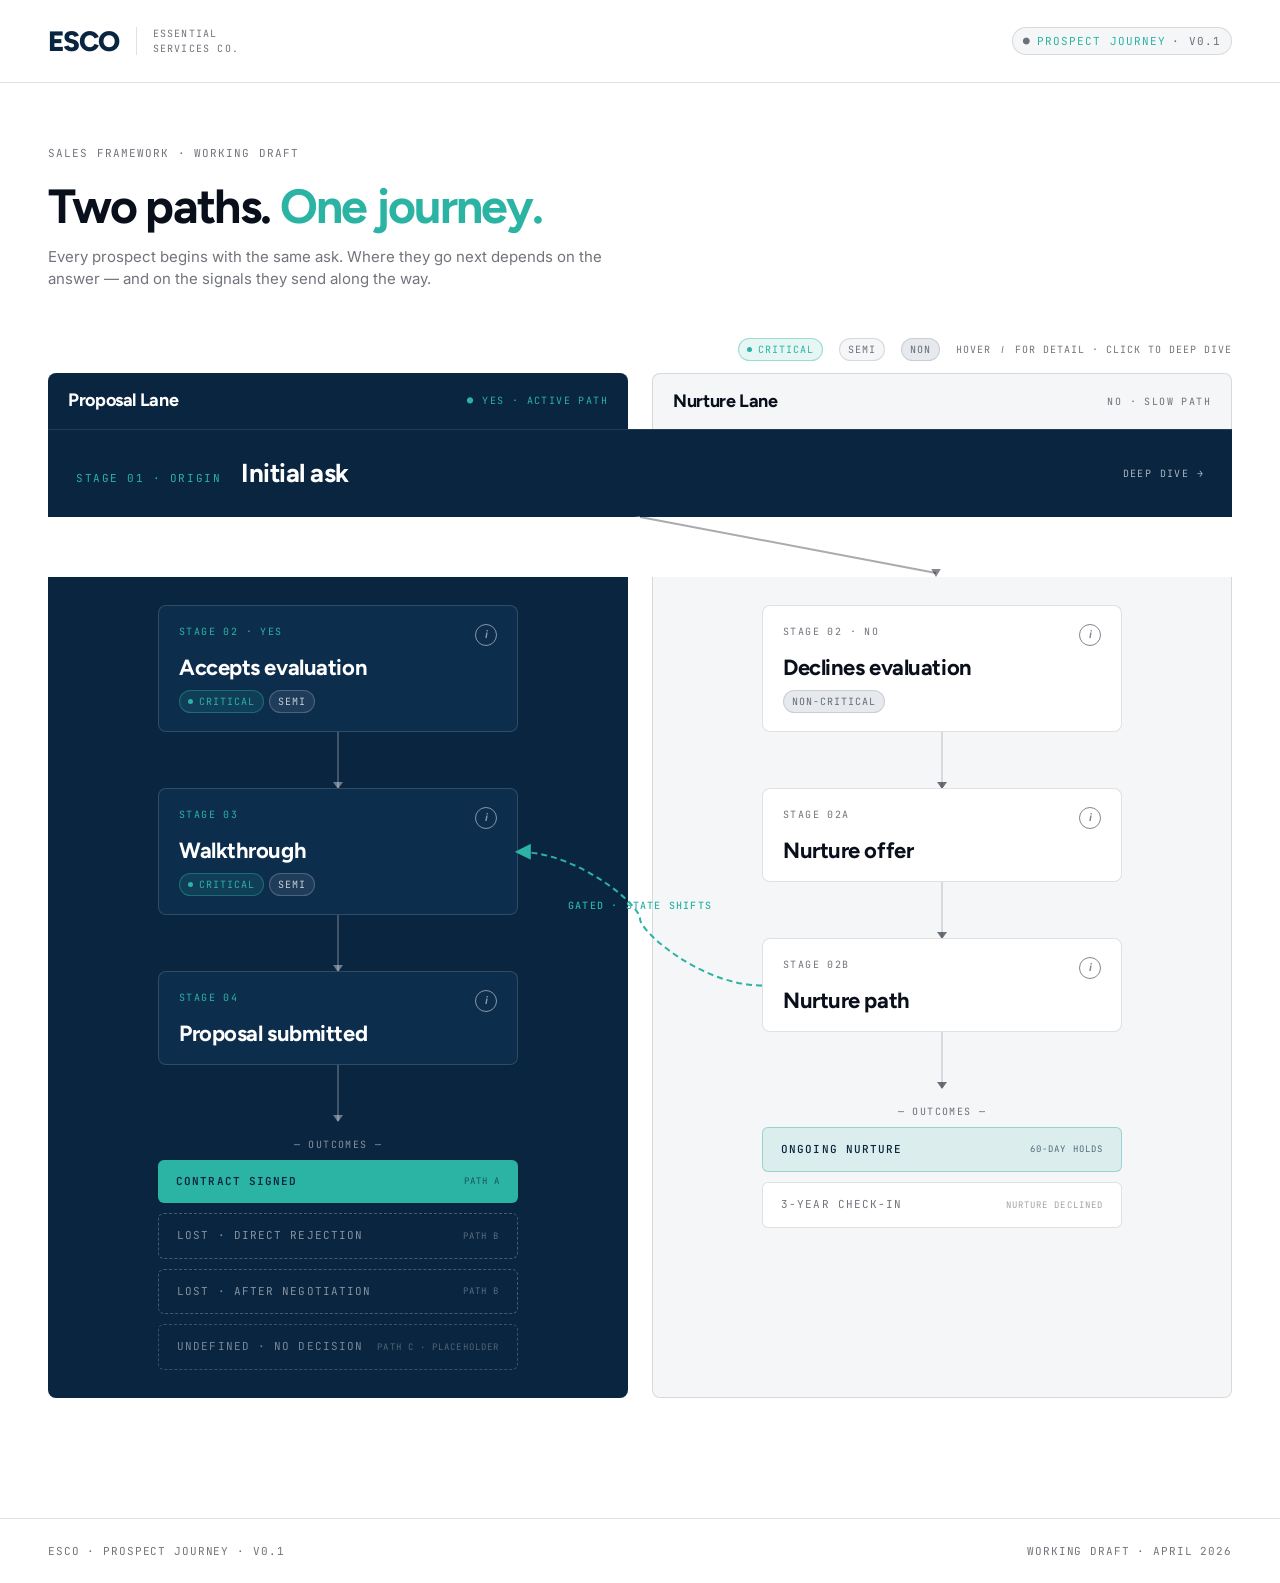
<file: index.html>
<!doctype html>
<html lang="en">
<head>
<meta charset="utf-8" />
<meta name="viewport" content="width=device-width, initial-scale=1" />
<title>ESCO — Prospect Journey</title>
<link rel="preconnect" href="https://fonts.googleapis.com">
<link rel="preconnect" href="https://fonts.gstatic.com" crossorigin>
<link rel="stylesheet" href="https://fonts.googleapis.com/css2?family=Figtree:wght@400;500;600;700;800&family=Inter:wght@400;500;600;700&family=JetBrains+Mono:wght@400;500&display=swap" />
<link rel="stylesheet" href="esco.css" />
</head>
<body>

<header class="site-header">
  <div class="container">
    <div class="logo-lockup">
      <span class="wordmark">ESCO</span>
      <span class="divider"></span>
      <span class="subtext">Essential<br>Services Co.</span>
    </div>
    <span class="kicker">● <span style="color:var(--accent)">Prospect Journey</span> · v0.1</span>
  </div>
</header>

<main class="container">

  <section class="page-intro">
    <span class="kicker plain">Sales Framework · Working Draft</span>
    <h1>Two paths. <em>One journey.</em></h1>
    <p class="lede">Every prospect begins with the same ask. Where they go next depends on the answer — and on the signals they send along the way.</p>
  </section>

  <div class="map">

    <!-- Legend, small -->
    <div class="map-legend" aria-label="Legend">
      <span class="legend-item"><span class="chip chip-critical">Critical</span></span>
      <span class="legend-item"><span class="chip chip-semi">Semi</span></span>
      <span class="legend-item"><span class="chip chip-non">Non</span></span>
      <span class="legend-item">Hover <em style="font-style:italic;font-family:var(--display);color:var(--muted);margin: 0 4px;">i</em> for detail · click to deep dive</span>
    </div>

    <!-- Lane headers -->
    <div class="lane-headers">
      <div class="lane-header lane-header-proposal">
        <span class="lane-name">Proposal Lane</span>
        <span class="lane-kicker">● Yes · active path</span>
      </div>
      <div class="lane-header lane-header-nurture">
        <span class="lane-name">Nurture Lane</span>
        <span class="lane-kicker">No · slow path</span>
      </div>
    </div>

    <!-- Origin: Stage 1 spans both lanes -->
    <a class="origin-card" href="stage-1.html">
      <div class="origin-text">
        <span class="origin-num">Stage 01 · Origin</span>
        <span class="origin-title">Initial ask</span>
      </div>
      <span class="origin-link">Deep dive →</span>
    </a>

    <!-- Fan-out arrows from origin into each lane -->
    <div class="fan-row">
      <svg class="fan-svg" viewBox="0 0 1000 60" preserveAspectRatio="none">
        <!-- Left fan: origin center to proposal lane center -->
        <path d="M 500 0 L 250 56" stroke="rgba(255,255,255,0.4)" stroke-width="2" fill="none" />
        <polygon points="250,60 246,52 254,52" fill="rgba(255,255,255,0.5)" />
        <!-- Right fan: origin center to nurture lane center -->
        <path d="M 500 0 L 750 56" stroke="rgba(10,15,28,0.35)" stroke-width="2" fill="none" />
        <polygon points="750,60 746,52 754,52" fill="rgba(10,15,28,0.5)" />
      </svg>
    </div>

    <!-- Two lanes side by side -->
    <div class="lanes-row" id="lanesRow">

      <!-- ================= PROPOSAL LANE ================= -->
      <div class="lane lane-proposal">
        <div class="stage-list">

          <!-- Stage 02 · Yes -->
          <a class="stage-card" href="stage-2.html">
            <div class="stage-head">
              <span class="stage-num">Stage 02 · Yes</span>
              <button class="stage-info-btn" type="button" onclick="toggleTooltip(event, this)" aria-label="More info">i</button>
            </div>
            <span class="stage-title">Accepts evaluation</span>
            <div class="stage-chips">
              <span class="chip chip-critical">Critical</span>
              <span class="chip chip-semi">Semi</span>
            </div>
            <div class="tooltip" role="tooltip">
              <div class="tt-body">At least semi-critical, possibly critical. Urgency to schedule is a second-order signal — sooner = more critical.</div>
              <div class="tt-body">
                <span class="tt-label">Timing</span>
                Walkthrough targeted within 1 week. Interval set by prospect.
              </div>
            </div>
          </a>

          <div class="rail-connector" data-timing="Target · 1 week">
            <span class="rail-timing">Target · 1 week</span>
          </div>

          <!-- Stage 03 · Walkthrough (gate lands here) -->
          <a class="stage-card" id="gateTarget" href="stage-3.html">
            <div class="stage-head">
              <span class="stage-num">Stage 03</span>
              <button class="stage-info-btn" type="button" onclick="toggleTooltip(event, this)" aria-label="More info">i</button>
            </div>
            <span class="stage-title">Walkthrough</span>
            <div class="stage-chips">
              <span class="chip chip-critical">Critical</span>
              <span class="chip chip-semi">Semi</span>
            </div>
            <div class="tooltip" role="tooltip">
              <div class="tt-body">ESCO walks the facility. State is refined through conversation and observed conditions.</div>
              <div class="tt-body">
                <span class="tt-label">Timing</span>
                4 business days from walkthrough to proposal.
              </div>
              <div class="tt-body">
                <span class="tt-label">Commitment</span>
                A proposal is always produced.
              </div>
            </div>
          </a>

          <div class="rail-connector">
            <span class="rail-timing">4 Bus. Days</span>
          </div>

          <!-- Stage 04 · Proposal -->
          <a class="stage-card" href="stage-4.html">
            <div class="stage-head">
              <span class="stage-num">Stage 04</span>
              <button class="stage-info-btn" type="button" onclick="toggleTooltip(event, this)" aria-label="More info">i</button>
            </div>
            <span class="stage-title">Proposal submitted</span>
            <div class="tooltip" role="tooltip">
              <div class="tt-body">Follow-up cadence: 5 business days after submission, then another 5.</div>
              <div class="tt-body">
                <span class="tt-label">Three paths</span>
                <ul>
                  <li>A · Accepted → references → negotiation → signed</li>
                  <li>B · Rejected (direct or post-negotiation)</li>
                  <li>C · No clear decision</li>
                </ul>
              </div>
            </div>
          </a>

          <div class="rail-connector">
            <span class="rail-timing">5 / 10 Bus. Days</span>
          </div>

          <!-- Proposal lane termini -->
          <div class="termini-label">— Outcomes —</div>
          <div class="termini">
            <div class="terminus terminus-win">
              <span>Contract signed</span>
              <span class="t-sub">Path A</span>
            </div>
            <div class="terminus terminus-loss">
              <span>Lost · direct rejection</span>
              <span class="t-sub">Path B</span>
            </div>
            <div class="terminus terminus-loss">
              <span>Lost · after negotiation</span>
              <span class="t-sub">Path B</span>
            </div>
            <div class="terminus terminus-placeholder">
              <span>Undefined · no decision</span>
              <span class="t-sub">Path C · placeholder</span>
            </div>
          </div>

        </div>
      </div>

      <!-- ================= NURTURE LANE ================= -->
      <div class="lane lane-nurture">
        <div class="stage-list">

          <!-- Stage 02 · No -->
          <a class="stage-card" href="stage-2.html">
            <div class="stage-head">
              <span class="stage-num">Stage 02 · No</span>
              <button class="stage-info-btn" type="button" onclick="toggleTooltip(event, this)" aria-label="More info">i</button>
            </div>
            <span class="stage-title">Declines evaluation</span>
            <div class="stage-chips">
              <span class="chip chip-non">Non-critical</span>
            </div>
            <div class="tooltip" role="tooltip">
              <div class="tt-body">Most likely non-critical. Not a dead end — opens the nurture relationship.</div>
              <div class="tt-body">State can flip later as conditions, leadership, or vendor satisfaction change.</div>
            </div>
          </a>

          <div class="rail-connector"></div>

          <!-- Stage 02a · Nurture offer -->
          <a class="stage-card" href="stage-2a.html">
            <div class="stage-head">
              <span class="stage-num">Stage 02a</span>
              <button class="stage-info-btn" type="button" onclick="toggleTooltip(event, this)" aria-label="More info">i</button>
            </div>
            <span class="stage-title">Nurture offer</span>
            <div class="tooltip" role="tooltip">
              <div class="tt-body">
                <span class="tt-label">Default cadence</span>
                60 days. Holds constant unless prospect requests a change.
              </div>
              <div class="tt-body">
                <span class="tt-label">Four response types</span>
                <ul>
                  <li>Eager → semi-critical</li>
                  <li>Sets date/cadence → semi-critical</li>
                  <li>Hedging / extend → non-critical</li>
                  <li>Declines nurture → 3-year cadence</li>
                </ul>
              </div>
            </div>
          </a>

          <div class="rail-connector">
            <span class="rail-timing">60-day cadence</span>
          </div>

          <!-- Stage 02b · Nurture path -->
          <a class="stage-card" id="gateSource" href="stage-2b.html">
            <div class="stage-head">
              <span class="stage-num">Stage 02b</span>
              <button class="stage-info-btn" type="button" onclick="toggleTooltip(event, this)" aria-label="More info">i</button>
            </div>
            <span class="stage-title">Nurture path</span>
            <div class="tooltip" role="tooltip">
              <div class="tt-body">Active 60-day cadence. Runs indefinitely unless the prospect exits.</div>
              <div class="tt-body">
                <span class="tt-label">State-change signals</span>
                Shorter interval requested · walkthrough accepted · vendor dissatisfaction.
              </div>
              <div class="tt-body">
                <span class="tt-label">Exits</span>
                Promotes to proposal lane (gated) or declines all outreach → 3-year cadence.
              </div>
            </div>
          </a>

          <div class="rail-connector"></div>

          <!-- Nurture lane termini -->
          <div class="termini-label">— Outcomes —</div>
          <div class="termini">
            <div class="terminus terminus-ongoing">
              <span>Ongoing nurture</span>
              <span class="t-sub">60-day holds</span>
            </div>
            <div class="terminus terminus-checkin">
              <span>3-year check-in</span>
              <span class="t-sub">Nurture declined</span>
            </div>
          </div>

        </div>
      </div>

      <!-- Gated transition arrow (SVG overlay, positioned by JS) -->
      <svg class="gate-svg" id="gateSvg" width="100" height="100" aria-hidden="true">
        <defs>
          <marker id="gateArrow" viewBox="0 0 10 10" refX="8" refY="5"
                  markerWidth="8" markerHeight="8" orient="auto-start-reverse">
            <path d="M 0 0 L 10 5 L 0 10 z" fill="#2BB3A3" />
          </marker>
        </defs>
        <path id="gatePath" d="" stroke="#2BB3A3" stroke-width="2" fill="none"
              stroke-dasharray="6 4" marker-end="url(#gateArrow)" />
        <text id="gateLabel" font-family="JetBrains Mono, monospace" font-size="10"
              font-weight="500" letter-spacing="1.2" fill="#2BB3A3"
              text-anchor="middle">GATED · STATE SHIFTS</text>
      </svg>

    </div>
  </div>

</main>

<footer class="site-footer">
  <div class="container">
    <span>ESCO · Prospect Journey · v0.1</span>
    <span>Working draft · April 2026</span>
  </div>
</footer>

<script>
  // Tooltip toggle (for touch / click)
  function toggleTooltip(e, btn) {
    e.preventDefault();
    e.stopPropagation();
    const card = btn.closest('.stage-card');
    // Close others
    document.querySelectorAll('.stage-card.show-tooltip').forEach(c => {
      if (c !== card) c.classList.remove('show-tooltip');
    });
    card.classList.toggle('show-tooltip');
  }
  // Click outside closes any open tooltip
  document.addEventListener('click', function(e) {
    if (!e.target.closest('.stage-card')) {
      document.querySelectorAll('.stage-card.show-tooltip').forEach(c => {
        c.classList.remove('show-tooltip');
      });
    }
  });

  // Draw the gated transition arrow from Stage 02b up-and-left to Stage 03
  function drawGate() {
    const source = document.getElementById('gateSource');
    const target = document.getElementById('gateTarget');
    const row = document.getElementById('lanesRow');
    const svg = document.getElementById('gateSvg');
    const path = document.getElementById('gatePath');
    const label = document.getElementById('gateLabel');
    if (!source || !target || !row || !svg || !path) return;

    const rowRect = row.getBoundingClientRect();
    const sRect = source.getBoundingClientRect();
    const tRect = target.getBoundingClientRect();

    // Start: left edge, vertical center of source card (Stage 02b)
    const sx = sRect.left - rowRect.left;
    const sy = sRect.top + sRect.height / 2 - rowRect.top;

    // End: right edge, vertical center of target card (Stage 03)
    const tx = tRect.right - rowRect.left;
    const ty = tRect.top + tRect.height / 2 - rowRect.top;

    // Size SVG to the row
    svg.setAttribute('width', rowRect.width);
    svg.setAttribute('height', rowRect.height);
    svg.style.left = '0px';
    svg.style.top = '0px';
    svg.setAttribute('viewBox', `0 0 ${rowRect.width} ${rowRect.height}`);

    // Draw a smooth curve: exit source to the left, arc across and up, enter target on the right
    const midX = (sx + tx) / 2;
    const ctrlOffset = Math.max(40, Math.abs(sy - ty) * 0.4);
    // Cubic Bézier curve
    const d = `M ${sx} ${sy} C ${sx - 60} ${sy}, ${midX} ${sy - ctrlOffset}, ${midX} ${(sy + ty) / 2} S ${tx + 60} ${ty}, ${tx} ${ty}`;
    path.setAttribute('d', d);

    // Position the label near the top of the arc
    if (label) {
      label.setAttribute('x', midX);
      label.setAttribute('y', (sy + ty) / 2 - 10);
    }
  }

  window.addEventListener('load', drawGate);
  window.addEventListener('resize', drawGate);
  // Redraw after fonts load to catch layout shifts
  if (document.fonts) {
    document.fonts.ready.then(drawGate);
  }
</script>

</body>
</html>
</file>
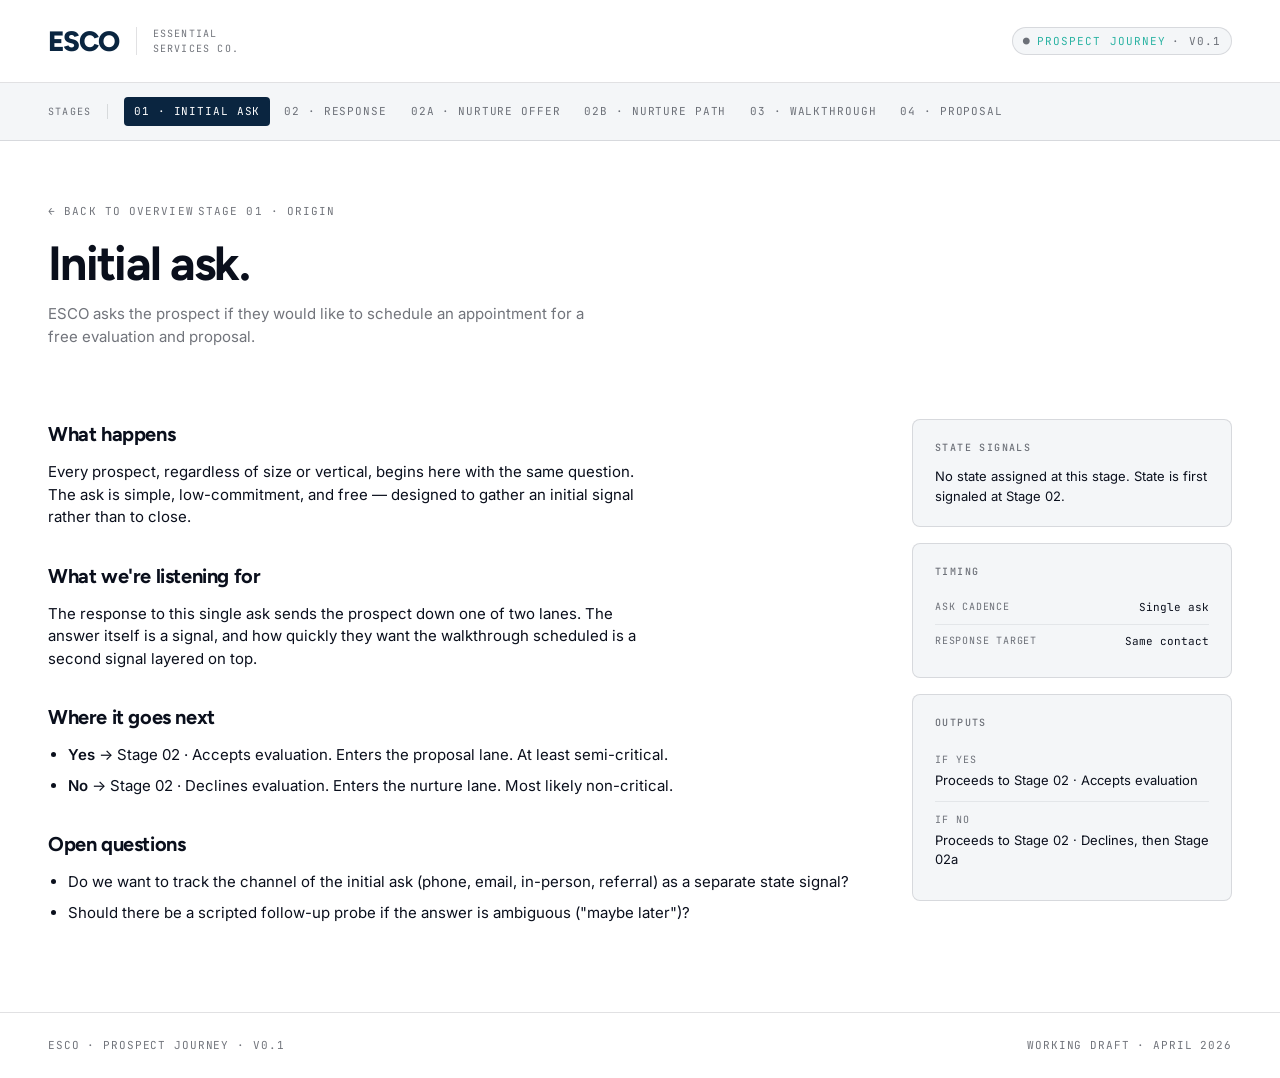
<file: stage-1.html>
<!doctype html>
<html lang="en">
<head>
<meta charset="utf-8" />
<meta name="viewport" content="width=device-width, initial-scale=1" />
<title>ESCO · Stage 01 — Initial Ask</title>
<link rel="preconnect" href="https://fonts.googleapis.com">
<link rel="preconnect" href="https://fonts.gstatic.com" crossorigin>
<link rel="stylesheet" href="https://fonts.googleapis.com/css2?family=Figtree:wght@400;500;600;700;800&family=Inter:wght@400;500;600;700&family=JetBrains+Mono:wght@400;500&display=swap" />
<link rel="stylesheet" href="esco.css" />
</head>
<body>

<header class="site-header">
  <div class="container">
    <div class="logo-lockup">
      <a href="index.html" style="display:flex; align-items:center; gap:16px;">
        <span class="wordmark">ESCO</span>
        <span class="divider"></span>
        <span class="subtext">Essential<br>Services Co.</span>
      </a>
    </div>
    <span class="kicker">● <span style="color:var(--accent)">Prospect Journey</span> · v0.1</span>
  </div>
</header>

<nav class="stage-nav">
  <div class="container">
    <span class="nav-label">Stages</span>
    <a href="stage-1.html" class="active">01 · Initial ask</a>
    <a href="stage-2.html">02 · Response</a>
    <a href="stage-2a.html">02a · Nurture offer</a>
    <a href="stage-2b.html">02b · Nurture path</a>
    <a href="stage-3.html">03 · Walkthrough</a>
    <a href="stage-4.html">04 · Proposal</a>
  </div>
</nav>

<main class="container">
  <section class="page-intro">
    <a href="index.html" class="back-link">← Back to overview</a>
    <span class="kicker plain">Stage 01 · Origin</span>
    <h1>Initial ask.</h1>
    <p class="lede">ESCO asks the prospect if they would like to schedule an appointment for a free evaluation and proposal.</p>
  </section>

  <div class="detail-grid">

    <div class="detail-main">
      <h2>What happens</h2>
      <p>Every prospect, regardless of size or vertical, begins here with the same question. The ask is simple, low-commitment, and free — designed to gather an initial signal rather than to close.</p>

      <h2>What we're listening for</h2>
      <p>The response to this single ask sends the prospect down one of two lanes. The answer itself is a signal, and how quickly they want the walkthrough scheduled is a second signal layered on top.</p>

      <h2>Where it goes next</h2>
      <ul>
        <li><strong>Yes</strong> → Stage 02 · Accepts evaluation. Enters the proposal lane. At least semi-critical.</li>
        <li><strong>No</strong> → Stage 02 · Declines evaluation. Enters the nurture lane. Most likely non-critical.</li>
      </ul>

      <h2>Open questions</h2>
      <ul>
        <li>Do we want to track the channel of the initial ask (phone, email, in-person, referral) as a separate state signal?</li>
        <li>Should there be a scripted follow-up probe if the answer is ambiguous ("maybe later")?</li>
      </ul>
    </div>

    <aside>
      <div class="side-card">
        <h3>State Signals</h3>
        <p>No state assigned at this stage. State is first signaled at Stage 02.</p>
      </div>

      <div class="side-card">
        <h3>Timing</h3>
        <div class="spec-row">
          <span class="label">Ask cadence</span>
          <span class="value">Single ask</span>
        </div>
        <div class="spec-row">
          <span class="label">Response target</span>
          <span class="value">Same contact</span>
        </div>
      </div>

      <div class="side-card">
        <h3>Outputs</h3>
        <ul class="signals-list">
          <li>
            <span class="signal-label">If Yes</span>
            Proceeds to Stage 02 · Accepts evaluation
          </li>
          <li>
            <span class="signal-label">If No</span>
            Proceeds to Stage 02 · Declines, then Stage 02a
          </li>
        </ul>
      </div>
    </aside>

  </div>
</main>

<footer class="site-footer">
  <div class="container">
    <span>ESCO · Prospect Journey · v0.1</span>
    <span>Working draft · April 2026</span>
  </div>
</footer>

</body>
</html>
</file>
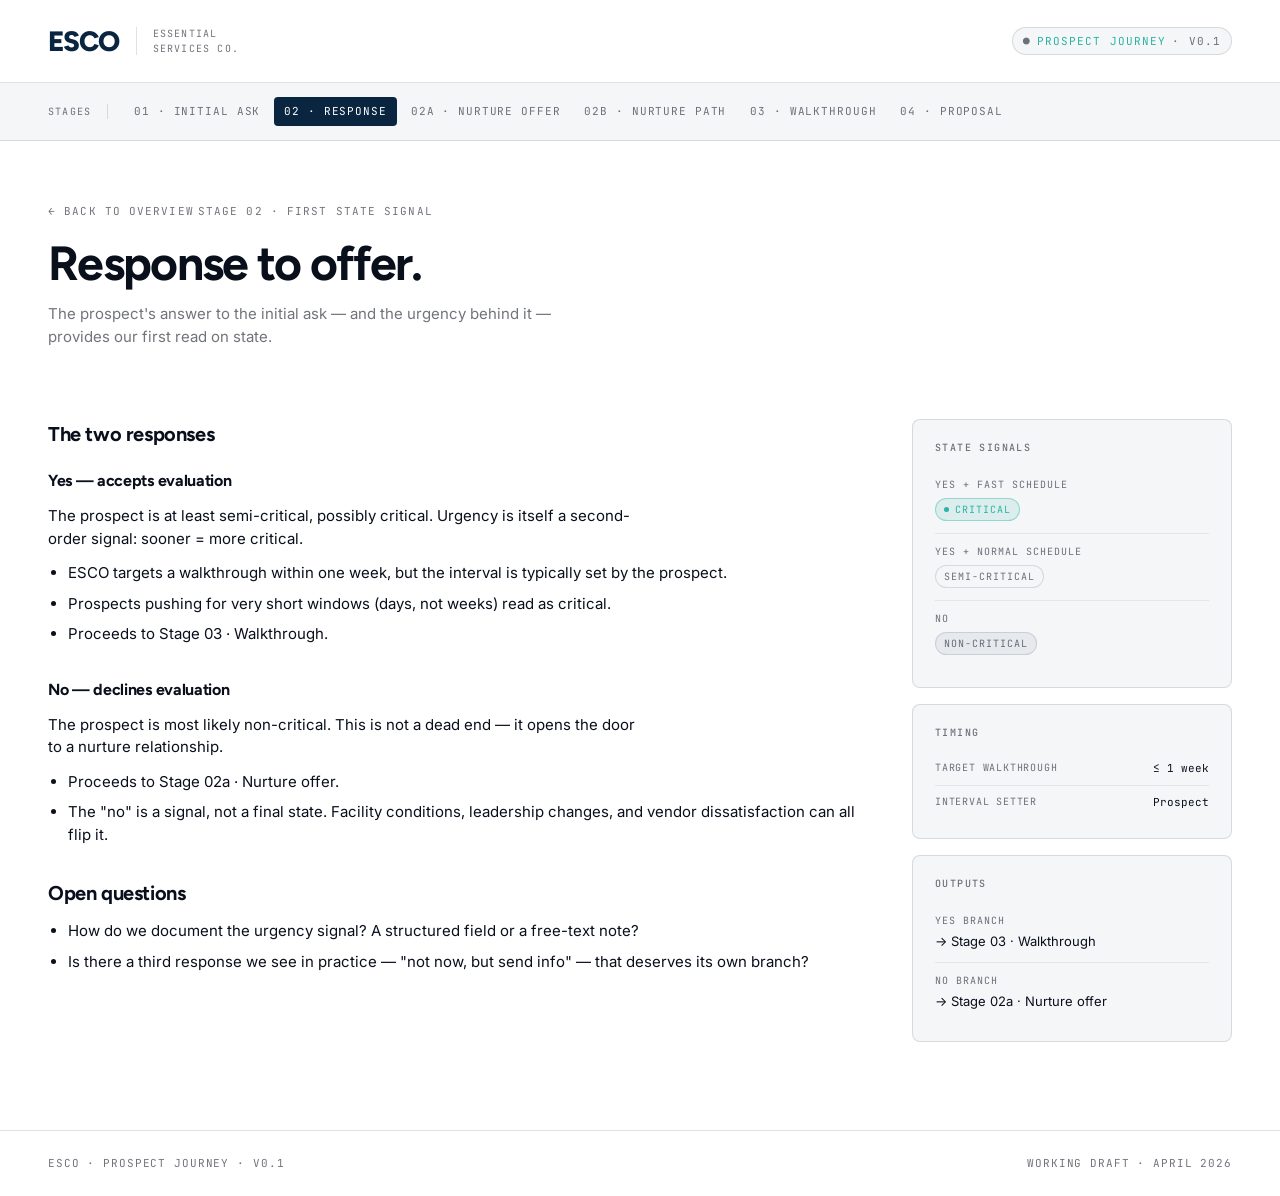
<file: stage-2.html>
<!doctype html>
<html lang="en">
<head>
<meta charset="utf-8" />
<meta name="viewport" content="width=device-width, initial-scale=1" />
<title>ESCO · Stage 02 — Response to Offer</title>
<link rel="preconnect" href="https://fonts.googleapis.com">
<link rel="preconnect" href="https://fonts.gstatic.com" crossorigin>
<link rel="stylesheet" href="https://fonts.googleapis.com/css2?family=Figtree:wght@400;500;600;700;800&family=Inter:wght@400;500;600;700&family=JetBrains+Mono:wght@400;500&display=swap" />
<link rel="stylesheet" href="esco.css" />
</head>
<body>

<header class="site-header">
  <div class="container">
    <div class="logo-lockup">
      <a href="index.html" style="display:flex; align-items:center; gap:16px;">
        <span class="wordmark">ESCO</span>
        <span class="divider"></span>
        <span class="subtext">Essential<br>Services Co.</span>
      </a>
    </div>
    <span class="kicker">● <span style="color:var(--accent)">Prospect Journey</span> · v0.1</span>
  </div>
</header>

<nav class="stage-nav">
  <div class="container">
    <span class="nav-label">Stages</span>
    <a href="stage-1.html">01 · Initial ask</a>
    <a href="stage-2.html" class="active">02 · Response</a>
    <a href="stage-2a.html">02a · Nurture offer</a>
    <a href="stage-2b.html">02b · Nurture path</a>
    <a href="stage-3.html">03 · Walkthrough</a>
    <a href="stage-4.html">04 · Proposal</a>
  </div>
</nav>

<main class="container">
  <section class="page-intro">
    <a href="index.html" class="back-link">← Back to overview</a>
    <span class="kicker plain">Stage 02 · First state signal</span>
    <h1>Response to offer.</h1>
    <p class="lede">The prospect's answer to the initial ask — and the urgency behind it — provides our first read on state.</p>
  </section>

  <div class="detail-grid">

    <div class="detail-main">
      <h2>The two responses</h2>

      <h2 style="font-size:16px; margin-top:20px;">Yes — accepts evaluation</h2>
      <p>The prospect is at least semi-critical, possibly critical. Urgency is itself a second-order signal: sooner = more critical.</p>
      <ul>
        <li>ESCO targets a walkthrough within one week, but the interval is typically set by the prospect.</li>
        <li>Prospects pushing for very short windows (days, not weeks) read as critical.</li>
        <li>Proceeds to Stage 03 · Walkthrough.</li>
      </ul>

      <h2 style="font-size:16px;">No — declines evaluation</h2>
      <p>The prospect is most likely non-critical. This is not a dead end — it opens the door to a nurture relationship.</p>
      <ul>
        <li>Proceeds to Stage 02a · Nurture offer.</li>
        <li>The "no" is a signal, not a final state. Facility conditions, leadership changes, and vendor dissatisfaction can all flip it.</li>
      </ul>

      <h2>Open questions</h2>
      <ul>
        <li>How do we document the urgency signal? A structured field or a free-text note?</li>
        <li>Is there a third response we see in practice — "not now, but send info" — that deserves its own branch?</li>
      </ul>
    </div>

    <aside>
      <div class="side-card">
        <h3>State Signals</h3>
        <ul class="signals-list">
          <li>
            <span class="signal-label">Yes + fast schedule</span>
            <span class="chip chip-critical">Critical</span>
          </li>
          <li>
            <span class="signal-label">Yes + normal schedule</span>
            <span class="chip chip-semi">Semi-critical</span>
          </li>
          <li>
            <span class="signal-label">No</span>
            <span class="chip chip-non">Non-critical</span>
          </li>
        </ul>
      </div>

      <div class="side-card">
        <h3>Timing</h3>
        <div class="spec-row">
          <span class="label">Target walkthrough</span>
          <span class="value">≤ 1 week</span>
        </div>
        <div class="spec-row">
          <span class="label">Interval setter</span>
          <span class="value">Prospect</span>
        </div>
      </div>

      <div class="side-card">
        <h3>Outputs</h3>
        <ul class="signals-list">
          <li>
            <span class="signal-label">Yes branch</span>
            → Stage 03 · Walkthrough
          </li>
          <li>
            <span class="signal-label">No branch</span>
            → Stage 02a · Nurture offer
          </li>
        </ul>
      </div>
    </aside>

  </div>
</main>

<footer class="site-footer">
  <div class="container">
    <span>ESCO · Prospect Journey · v0.1</span>
    <span>Working draft · April 2026</span>
  </div>
</footer>

</body>
</html>
</file>
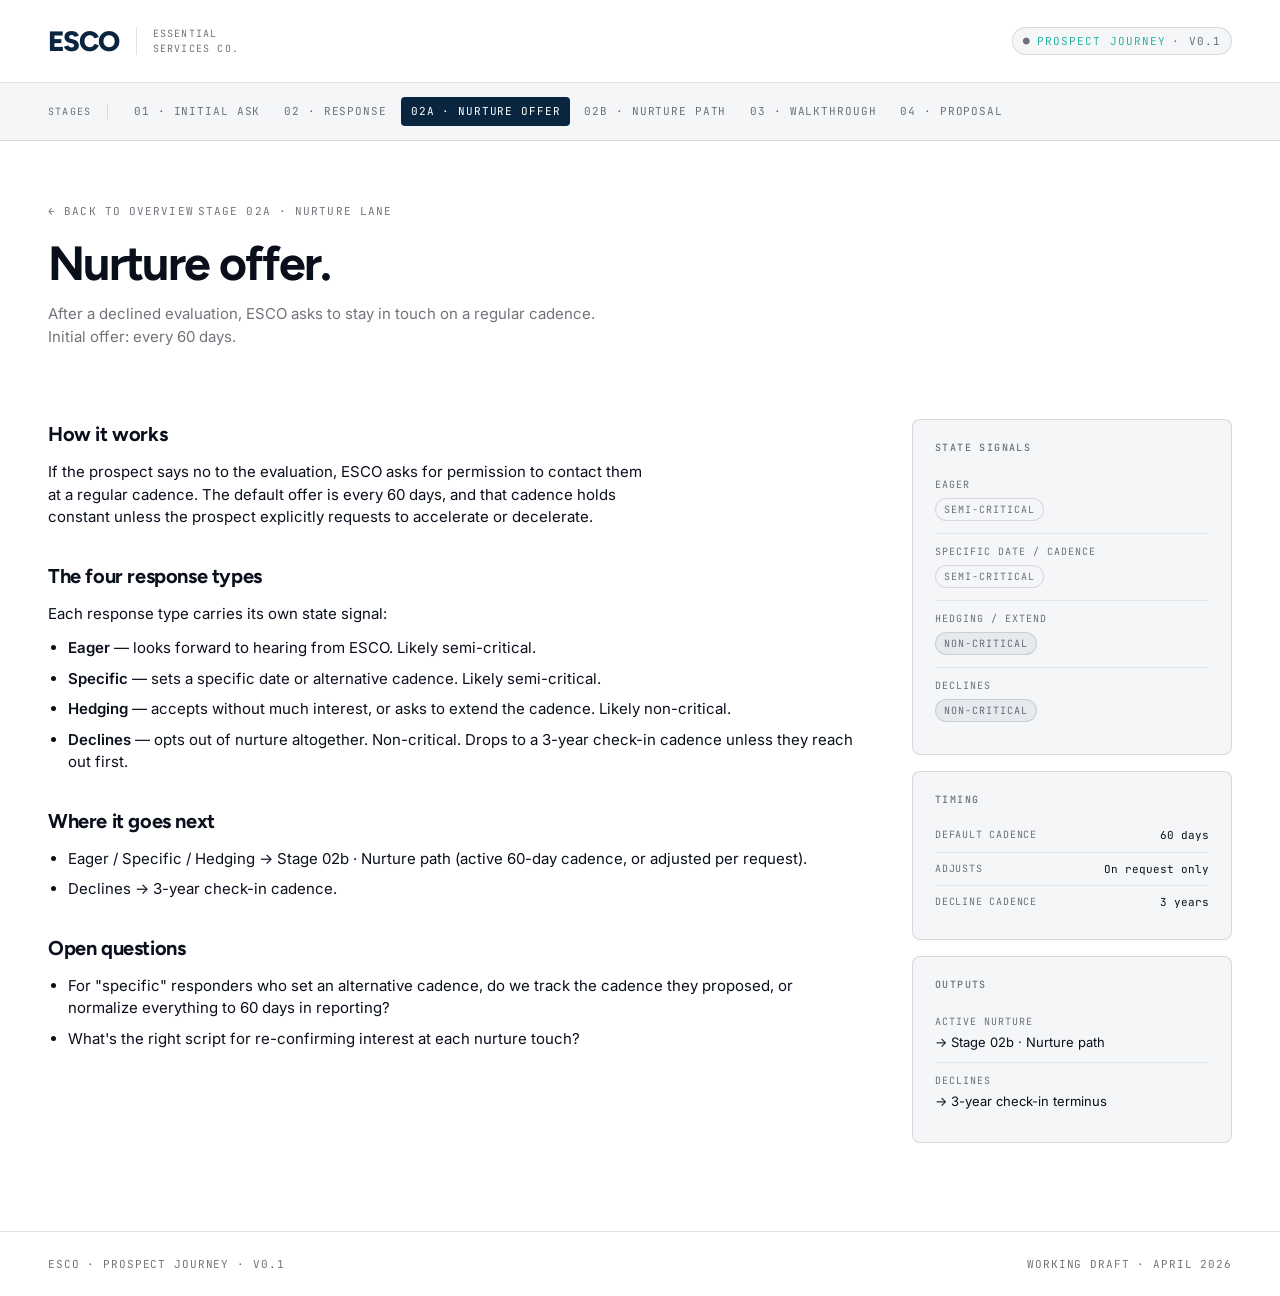
<file: stage-2a.html>
<!doctype html>
<html lang="en">
<head>
<meta charset="utf-8" />
<meta name="viewport" content="width=device-width, initial-scale=1" />
<title>ESCO · Stage 02a — Nurture Offer</title>
<link rel="preconnect" href="https://fonts.googleapis.com">
<link rel="preconnect" href="https://fonts.gstatic.com" crossorigin>
<link rel="stylesheet" href="https://fonts.googleapis.com/css2?family=Figtree:wght@400;500;600;700;800&family=Inter:wght@400;500;600;700&family=JetBrains+Mono:wght@400;500&display=swap" />
<link rel="stylesheet" href="esco.css" />
</head>
<body>

<header class="site-header">
  <div class="container">
    <div class="logo-lockup">
      <a href="index.html" style="display:flex; align-items:center; gap:16px;">
        <span class="wordmark">ESCO</span>
        <span class="divider"></span>
        <span class="subtext">Essential<br>Services Co.</span>
      </a>
    </div>
    <span class="kicker">● <span style="color:var(--accent)">Prospect Journey</span> · v0.1</span>
  </div>
</header>

<nav class="stage-nav">
  <div class="container">
    <span class="nav-label">Stages</span>
    <a href="stage-1.html">01 · Initial ask</a>
    <a href="stage-2.html">02 · Response</a>
    <a href="stage-2a.html" class="active">02a · Nurture offer</a>
    <a href="stage-2b.html">02b · Nurture path</a>
    <a href="stage-3.html">03 · Walkthrough</a>
    <a href="stage-4.html">04 · Proposal</a>
  </div>
</nav>

<main class="container">
  <section class="page-intro">
    <a href="index.html" class="back-link">← Back to overview</a>
    <span class="kicker plain">Stage 02a · Nurture lane</span>
    <h1>Nurture offer.</h1>
    <p class="lede">After a declined evaluation, ESCO asks to stay in touch on a regular cadence. Initial offer: every 60 days.</p>
  </section>

  <div class="detail-grid">

    <div class="detail-main">
      <h2>How it works</h2>
      <p>If the prospect says no to the evaluation, ESCO asks for permission to contact them at a regular cadence. The default offer is every 60 days, and that cadence holds constant unless the prospect explicitly requests to accelerate or decelerate.</p>

      <h2>The four response types</h2>
      <p>Each response type carries its own state signal:</p>
      <ul>
        <li><strong>Eager</strong> — looks forward to hearing from ESCO. Likely semi-critical.</li>
        <li><strong>Specific</strong> — sets a specific date or alternative cadence. Likely semi-critical.</li>
        <li><strong>Hedging</strong> — accepts without much interest, or asks to extend the cadence. Likely non-critical.</li>
        <li><strong>Declines</strong> — opts out of nurture altogether. Non-critical. Drops to a 3-year check-in cadence unless they reach out first.</li>
      </ul>

      <h2>Where it goes next</h2>
      <ul>
        <li>Eager / Specific / Hedging → Stage 02b · Nurture path (active 60-day cadence, or adjusted per request).</li>
        <li>Declines → 3-year check-in cadence.</li>
      </ul>

      <h2>Open questions</h2>
      <ul>
        <li>For "specific" responders who set an alternative cadence, do we track the cadence they proposed, or normalize everything to 60 days in reporting?</li>
        <li>What's the right script for re-confirming interest at each nurture touch?</li>
      </ul>
    </div>

    <aside>
      <div class="side-card">
        <h3>State Signals</h3>
        <ul class="signals-list">
          <li>
            <span class="signal-label">Eager</span>
            <span class="chip chip-semi">Semi-critical</span>
          </li>
          <li>
            <span class="signal-label">Specific date / cadence</span>
            <span class="chip chip-semi">Semi-critical</span>
          </li>
          <li>
            <span class="signal-label">Hedging / extend</span>
            <span class="chip chip-non">Non-critical</span>
          </li>
          <li>
            <span class="signal-label">Declines</span>
            <span class="chip chip-non">Non-critical</span>
          </li>
        </ul>
      </div>

      <div class="side-card">
        <h3>Timing</h3>
        <div class="spec-row">
          <span class="label">Default cadence</span>
          <span class="value">60 days</span>
        </div>
        <div class="spec-row">
          <span class="label">Adjusts</span>
          <span class="value">On request only</span>
        </div>
        <div class="spec-row">
          <span class="label">Decline cadence</span>
          <span class="value">3 years</span>
        </div>
      </div>

      <div class="side-card">
        <h3>Outputs</h3>
        <ul class="signals-list">
          <li>
            <span class="signal-label">Active nurture</span>
            → Stage 02b · Nurture path
          </li>
          <li>
            <span class="signal-label">Declines</span>
            → 3-year check-in terminus
          </li>
        </ul>
      </div>
    </aside>

  </div>
</main>

<footer class="site-footer">
  <div class="container">
    <span>ESCO · Prospect Journey · v0.1</span>
    <span>Working draft · April 2026</span>
  </div>
</footer>

</body>
</html>
</file>
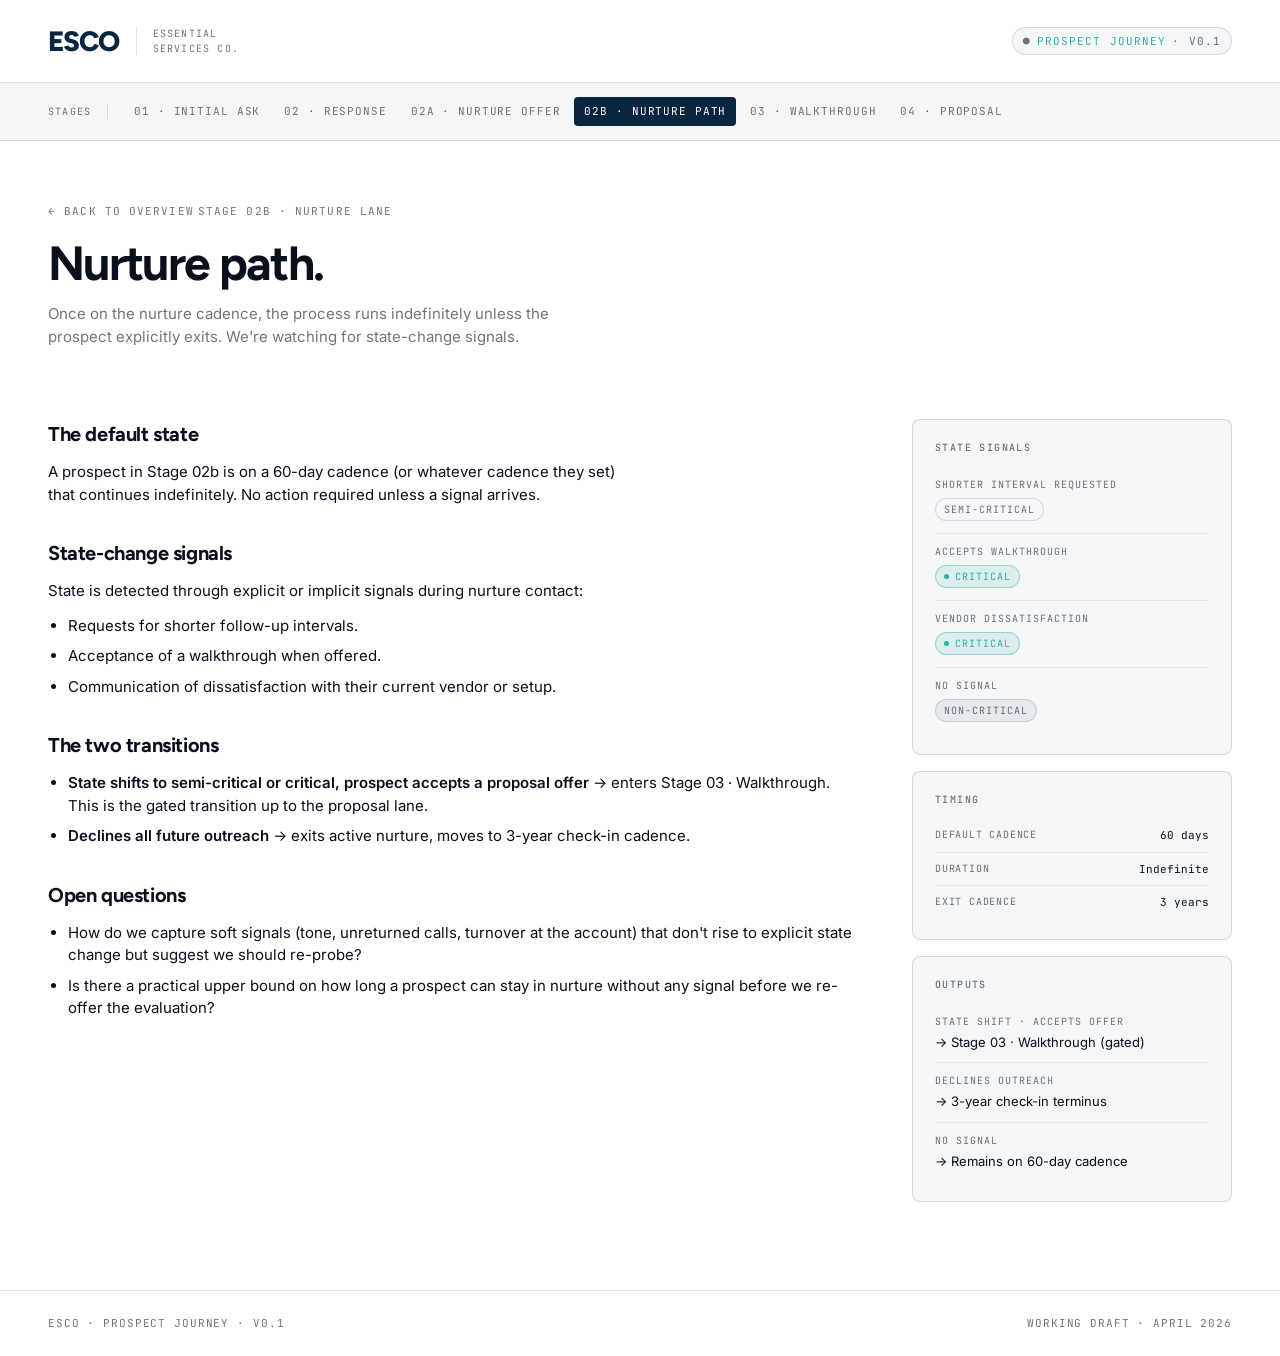
<file: stage-2b.html>
<!doctype html>
<html lang="en">
<head>
<meta charset="utf-8" />
<meta name="viewport" content="width=device-width, initial-scale=1" />
<title>ESCO · Stage 02b — Nurture Path</title>
<link rel="preconnect" href="https://fonts.googleapis.com">
<link rel="preconnect" href="https://fonts.gstatic.com" crossorigin>
<link rel="stylesheet" href="https://fonts.googleapis.com/css2?family=Figtree:wght@400;500;600;700;800&family=Inter:wght@400;500;600;700&family=JetBrains+Mono:wght@400;500&display=swap" />
<link rel="stylesheet" href="esco.css" />
</head>
<body>

<header class="site-header">
  <div class="container">
    <div class="logo-lockup">
      <a href="index.html" style="display:flex; align-items:center; gap:16px;">
        <span class="wordmark">ESCO</span>
        <span class="divider"></span>
        <span class="subtext">Essential<br>Services Co.</span>
      </a>
    </div>
    <span class="kicker">● <span style="color:var(--accent)">Prospect Journey</span> · v0.1</span>
  </div>
</header>

<nav class="stage-nav">
  <div class="container">
    <span class="nav-label">Stages</span>
    <a href="stage-1.html">01 · Initial ask</a>
    <a href="stage-2.html">02 · Response</a>
    <a href="stage-2a.html">02a · Nurture offer</a>
    <a href="stage-2b.html" class="active">02b · Nurture path</a>
    <a href="stage-3.html">03 · Walkthrough</a>
    <a href="stage-4.html">04 · Proposal</a>
  </div>
</nav>

<main class="container">
  <section class="page-intro">
    <a href="index.html" class="back-link">← Back to overview</a>
    <span class="kicker plain">Stage 02b · Nurture lane</span>
    <h1>Nurture path.</h1>
    <p class="lede">Once on the nurture cadence, the process runs indefinitely unless the prospect explicitly exits. We're watching for state-change signals.</p>
  </section>

  <div class="detail-grid">

    <div class="detail-main">
      <h2>The default state</h2>
      <p>A prospect in Stage 02b is on a 60-day cadence (or whatever cadence they set) that continues indefinitely. No action required unless a signal arrives.</p>

      <h2>State-change signals</h2>
      <p>State is detected through explicit or implicit signals during nurture contact:</p>
      <ul>
        <li>Requests for shorter follow-up intervals.</li>
        <li>Acceptance of a walkthrough when offered.</li>
        <li>Communication of dissatisfaction with their current vendor or setup.</li>
      </ul>

      <h2>The two transitions</h2>
      <ul>
        <li><strong>State shifts to semi-critical or critical, prospect accepts a proposal offer</strong> → enters Stage 03 · Walkthrough. This is the gated transition up to the proposal lane.</li>
        <li><strong>Declines all future outreach</strong> → exits active nurture, moves to 3-year check-in cadence.</li>
      </ul>

      <h2>Open questions</h2>
      <ul>
        <li>How do we capture soft signals (tone, unreturned calls, turnover at the account) that don't rise to explicit state change but suggest we should re-probe?</li>
        <li>Is there a practical upper bound on how long a prospect can stay in nurture without any signal before we re-offer the evaluation?</li>
      </ul>
    </div>

    <aside>
      <div class="side-card">
        <h3>State Signals</h3>
        <ul class="signals-list">
          <li>
            <span class="signal-label">Shorter interval requested</span>
            <span class="chip chip-semi">Semi-critical</span>
          </li>
          <li>
            <span class="signal-label">Accepts walkthrough</span>
            <span class="chip chip-critical">Critical</span>
          </li>
          <li>
            <span class="signal-label">Vendor dissatisfaction</span>
            <span class="chip chip-critical">Critical</span>
          </li>
          <li>
            <span class="signal-label">No signal</span>
            <span class="chip chip-non">Non-critical</span>
          </li>
        </ul>
      </div>

      <div class="side-card">
        <h3>Timing</h3>
        <div class="spec-row">
          <span class="label">Default cadence</span>
          <span class="value">60 days</span>
        </div>
        <div class="spec-row">
          <span class="label">Duration</span>
          <span class="value">Indefinite</span>
        </div>
        <div class="spec-row">
          <span class="label">Exit cadence</span>
          <span class="value">3 years</span>
        </div>
      </div>

      <div class="side-card">
        <h3>Outputs</h3>
        <ul class="signals-list">
          <li>
            <span class="signal-label">State shift · accepts offer</span>
            → Stage 03 · Walkthrough (gated)
          </li>
          <li>
            <span class="signal-label">Declines outreach</span>
            → 3-year check-in terminus
          </li>
          <li>
            <span class="signal-label">No signal</span>
            → Remains on 60-day cadence
          </li>
        </ul>
      </div>
    </aside>

  </div>
</main>

<footer class="site-footer">
  <div class="container">
    <span>ESCO · Prospect Journey · v0.1</span>
    <span>Working draft · April 2026</span>
  </div>
</footer>

</body>
</html>
</file>
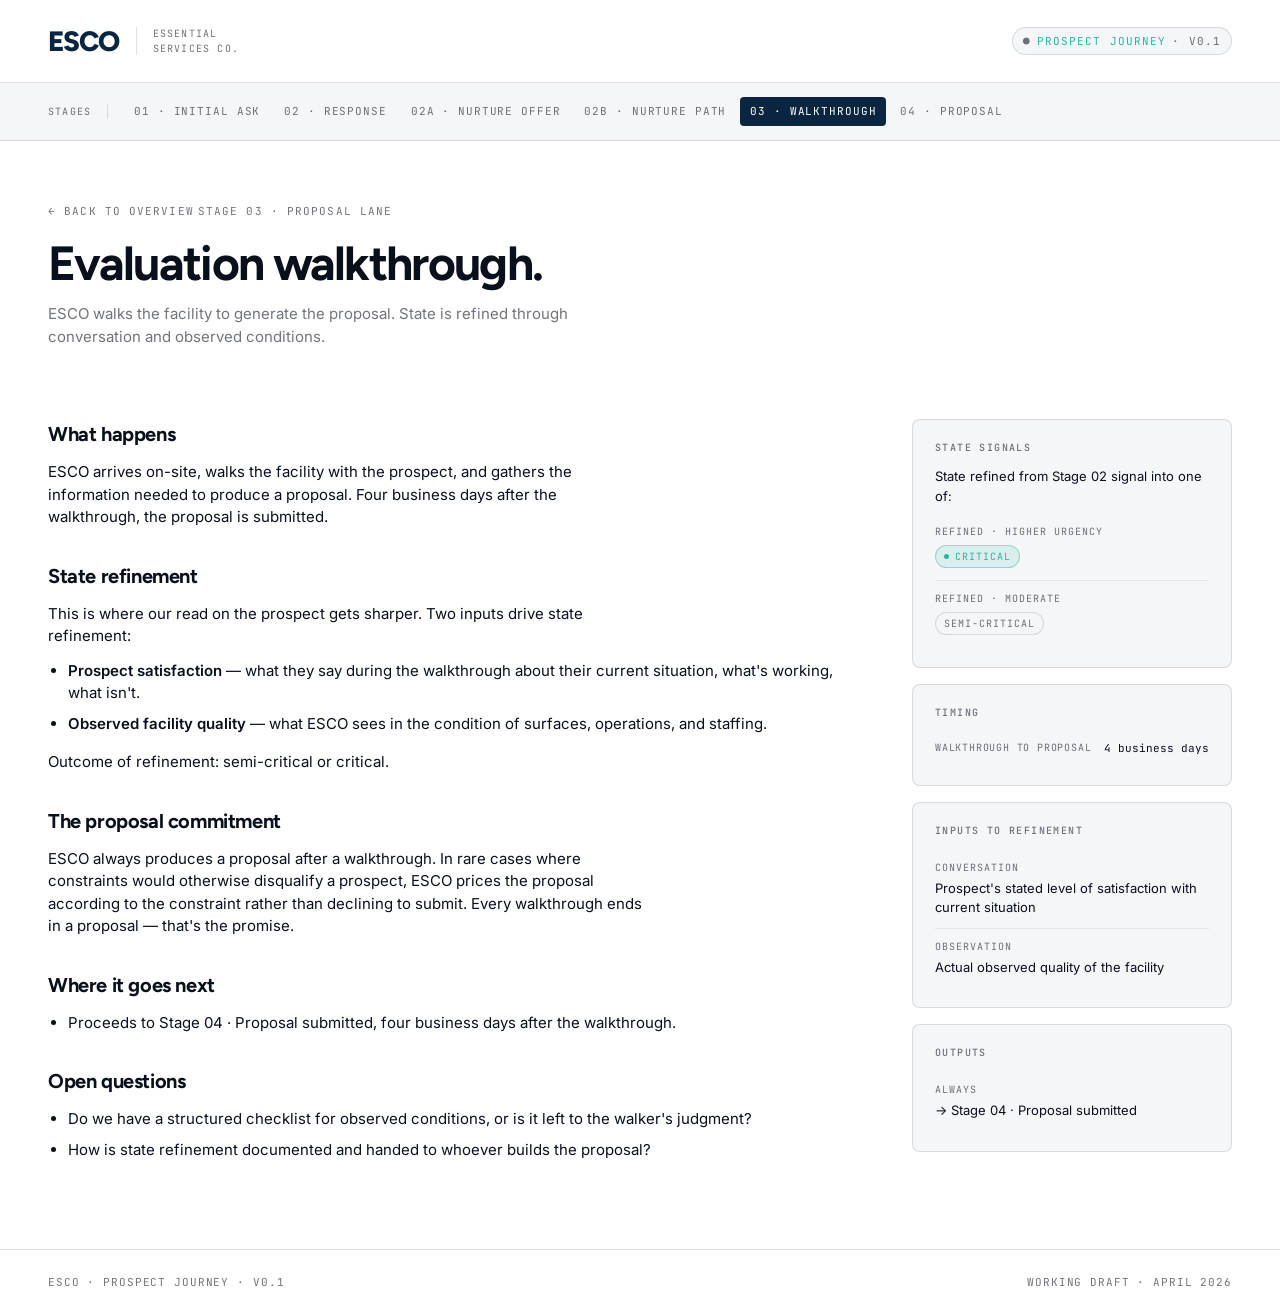
<file: stage-3.html>
<!doctype html>
<html lang="en">
<head>
<meta charset="utf-8" />
<meta name="viewport" content="width=device-width, initial-scale=1" />
<title>ESCO · Stage 03 — Walkthrough</title>
<link rel="preconnect" href="https://fonts.googleapis.com">
<link rel="preconnect" href="https://fonts.gstatic.com" crossorigin>
<link rel="stylesheet" href="https://fonts.googleapis.com/css2?family=Figtree:wght@400;500;600;700;800&family=Inter:wght@400;500;600;700&family=JetBrains+Mono:wght@400;500&display=swap" />
<link rel="stylesheet" href="esco.css" />
</head>
<body>

<header class="site-header">
  <div class="container">
    <div class="logo-lockup">
      <a href="index.html" style="display:flex; align-items:center; gap:16px;">
        <span class="wordmark">ESCO</span>
        <span class="divider"></span>
        <span class="subtext">Essential<br>Services Co.</span>
      </a>
    </div>
    <span class="kicker">● <span style="color:var(--accent)">Prospect Journey</span> · v0.1</span>
  </div>
</header>

<nav class="stage-nav">
  <div class="container">
    <span class="nav-label">Stages</span>
    <a href="stage-1.html">01 · Initial ask</a>
    <a href="stage-2.html">02 · Response</a>
    <a href="stage-2a.html">02a · Nurture offer</a>
    <a href="stage-2b.html">02b · Nurture path</a>
    <a href="stage-3.html" class="active">03 · Walkthrough</a>
    <a href="stage-4.html">04 · Proposal</a>
  </div>
</nav>

<main class="container">
  <section class="page-intro">
    <a href="index.html" class="back-link">← Back to overview</a>
    <span class="kicker plain">Stage 03 · Proposal lane</span>
    <h1>Evaluation walkthrough.</h1>
    <p class="lede">ESCO walks the facility to generate the proposal. State is refined through conversation and observed conditions.</p>
  </section>

  <div class="detail-grid">

    <div class="detail-main">
      <h2>What happens</h2>
      <p>ESCO arrives on-site, walks the facility with the prospect, and gathers the information needed to produce a proposal. Four business days after the walkthrough, the proposal is submitted.</p>

      <h2>State refinement</h2>
      <p>This is where our read on the prospect gets sharper. Two inputs drive state refinement:</p>
      <ul>
        <li><strong>Prospect satisfaction</strong> — what they say during the walkthrough about their current situation, what's working, what isn't.</li>
        <li><strong>Observed facility quality</strong> — what ESCO sees in the condition of surfaces, operations, and staffing.</li>
      </ul>
      <p>Outcome of refinement: semi-critical or critical.</p>

      <h2>The proposal commitment</h2>
      <p>ESCO always produces a proposal after a walkthrough. In rare cases where constraints would otherwise disqualify a prospect, ESCO prices the proposal according to the constraint rather than declining to submit. Every walkthrough ends in a proposal — that's the promise.</p>

      <h2>Where it goes next</h2>
      <ul>
        <li>Proceeds to Stage 04 · Proposal submitted, four business days after the walkthrough.</li>
      </ul>

      <h2>Open questions</h2>
      <ul>
        <li>Do we have a structured checklist for observed conditions, or is it left to the walker's judgment?</li>
        <li>How is state refinement documented and handed to whoever builds the proposal?</li>
      </ul>
    </div>

    <aside>
      <div class="side-card">
        <h3>State Signals</h3>
        <p>State refined from Stage 02 signal into one of:</p>
        <ul class="signals-list">
          <li>
            <span class="signal-label">Refined · higher urgency</span>
            <span class="chip chip-critical">Critical</span>
          </li>
          <li>
            <span class="signal-label">Refined · moderate</span>
            <span class="chip chip-semi">Semi-critical</span>
          </li>
        </ul>
      </div>

      <div class="side-card">
        <h3>Timing</h3>
        <div class="spec-row">
          <span class="label">Walkthrough to proposal</span>
          <span class="value">4 business days</span>
        </div>
      </div>

      <div class="side-card">
        <h3>Inputs to refinement</h3>
        <ul class="signals-list">
          <li>
            <span class="signal-label">Conversation</span>
            Prospect's stated level of satisfaction with current situation
          </li>
          <li>
            <span class="signal-label">Observation</span>
            Actual observed quality of the facility
          </li>
        </ul>
      </div>

      <div class="side-card">
        <h3>Outputs</h3>
        <ul class="signals-list">
          <li>
            <span class="signal-label">Always</span>
            → Stage 04 · Proposal submitted
          </li>
        </ul>
      </div>
    </aside>

  </div>
</main>

<footer class="site-footer">
  <div class="container">
    <span>ESCO · Prospect Journey · v0.1</span>
    <span>Working draft · April 2026</span>
  </div>
</footer>

</body>
</html>
</file>
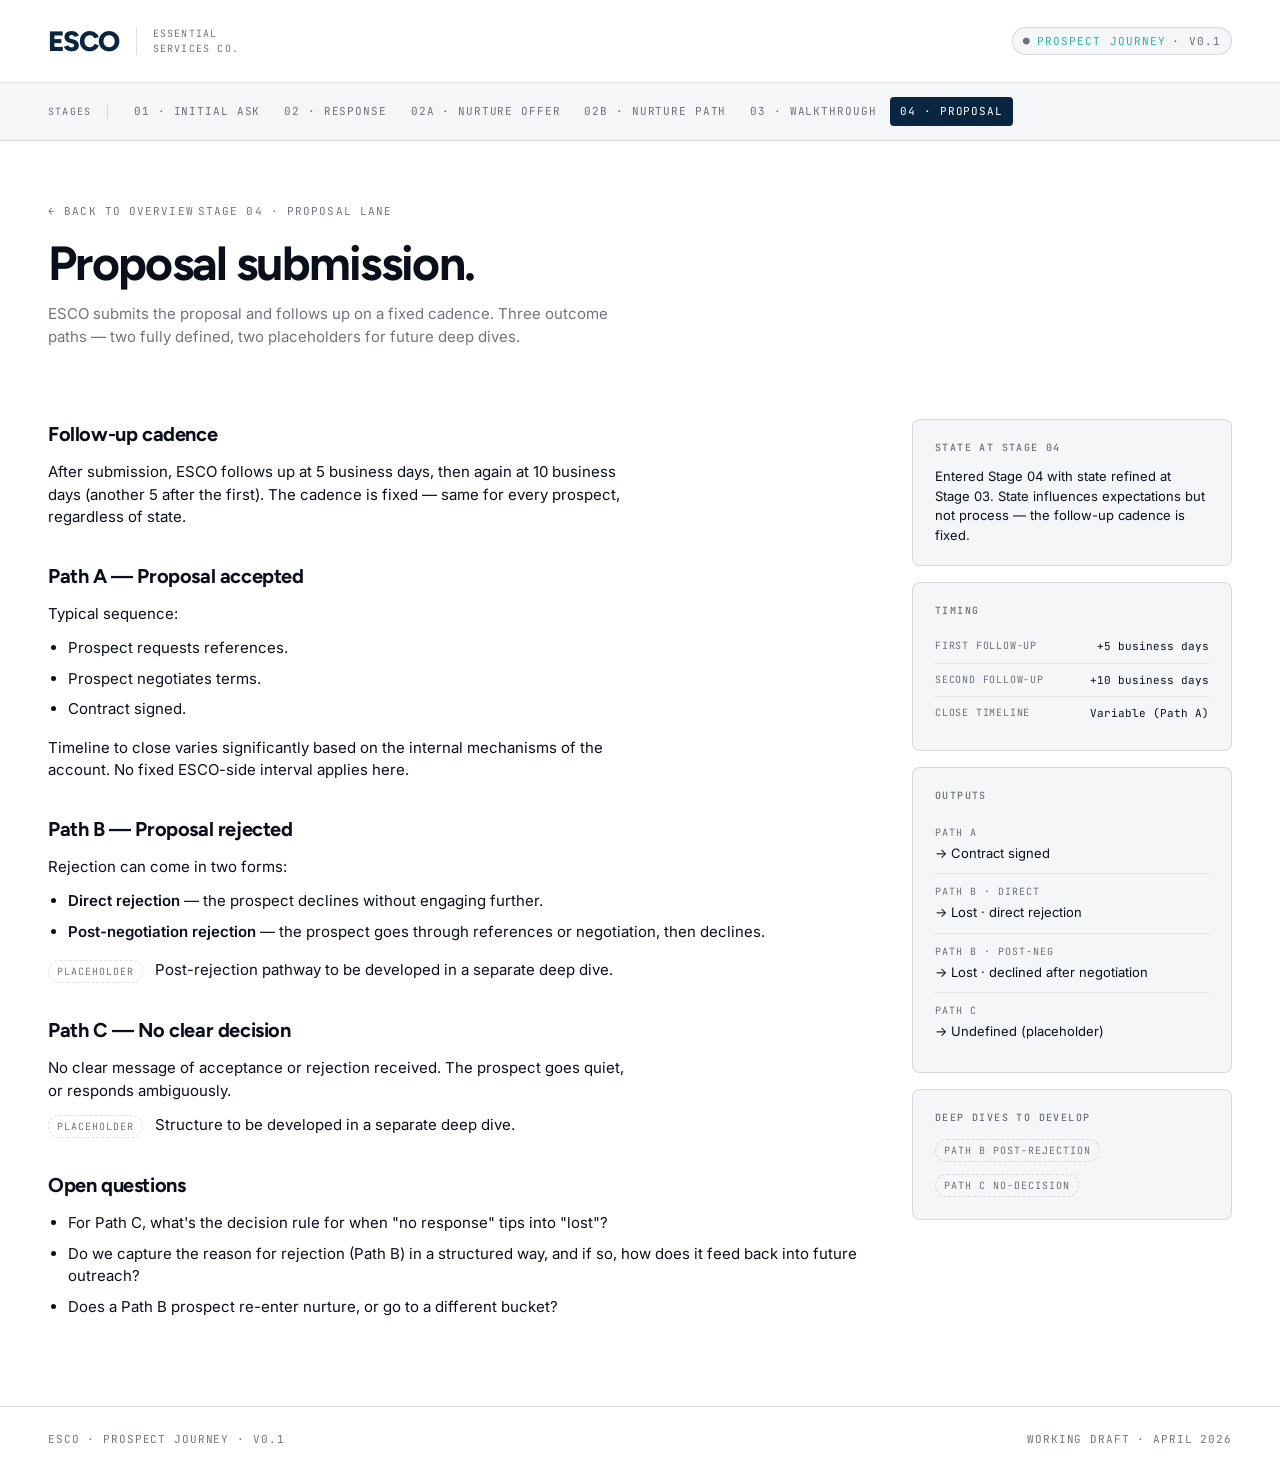
<file: stage-4.html>
<!doctype html>
<html lang="en">
<head>
<meta charset="utf-8" />
<meta name="viewport" content="width=device-width, initial-scale=1" />
<title>ESCO · Stage 04 — Proposal Submission</title>
<link rel="preconnect" href="https://fonts.googleapis.com">
<link rel="preconnect" href="https://fonts.gstatic.com" crossorigin>
<link rel="stylesheet" href="https://fonts.googleapis.com/css2?family=Figtree:wght@400;500;600;700;800&family=Inter:wght@400;500;600;700&family=JetBrains+Mono:wght@400;500&display=swap" />
<link rel="stylesheet" href="esco.css" />
</head>
<body>

<header class="site-header">
  <div class="container">
    <div class="logo-lockup">
      <a href="index.html" style="display:flex; align-items:center; gap:16px;">
        <span class="wordmark">ESCO</span>
        <span class="divider"></span>
        <span class="subtext">Essential<br>Services Co.</span>
      </a>
    </div>
    <span class="kicker">● <span style="color:var(--accent)">Prospect Journey</span> · v0.1</span>
  </div>
</header>

<nav class="stage-nav">
  <div class="container">
    <span class="nav-label">Stages</span>
    <a href="stage-1.html">01 · Initial ask</a>
    <a href="stage-2.html">02 · Response</a>
    <a href="stage-2a.html">02a · Nurture offer</a>
    <a href="stage-2b.html">02b · Nurture path</a>
    <a href="stage-3.html">03 · Walkthrough</a>
    <a href="stage-4.html" class="active">04 · Proposal</a>
  </div>
</nav>

<main class="container">
  <section class="page-intro">
    <a href="index.html" class="back-link">← Back to overview</a>
    <span class="kicker plain">Stage 04 · Proposal lane</span>
    <h1>Proposal submission.</h1>
    <p class="lede">ESCO submits the proposal and follows up on a fixed cadence. Three outcome paths — two fully defined, two placeholders for future deep dives.</p>
  </section>

  <div class="detail-grid">

    <div class="detail-main">
      <h2>Follow-up cadence</h2>
      <p>After submission, ESCO follows up at 5 business days, then again at 10 business days (another 5 after the first). The cadence is fixed — same for every prospect, regardless of state.</p>

      <h2>Path A — Proposal accepted</h2>
      <p>Typical sequence:</p>
      <ul>
        <li>Prospect requests references.</li>
        <li>Prospect negotiates terms.</li>
        <li>Contract signed.</li>
      </ul>
      <p>Timeline to close varies significantly based on the internal mechanisms of the account. No fixed ESCO-side interval applies here.</p>

      <h2>Path B — Proposal rejected</h2>
      <p>Rejection can come in two forms:</p>
      <ul>
        <li><strong>Direct rejection</strong> — the prospect declines without engaging further.</li>
        <li><strong>Post-negotiation rejection</strong> — the prospect goes through references or negotiation, then declines.</li>
      </ul>
      <p><span class="chip chip-placeholder">Placeholder</span> &nbsp; Post-rejection pathway to be developed in a separate deep dive.</p>

      <h2>Path C — No clear decision</h2>
      <p>No clear message of acceptance or rejection received. The prospect goes quiet, or responds ambiguously.</p>
      <p><span class="chip chip-placeholder">Placeholder</span> &nbsp; Structure to be developed in a separate deep dive.</p>

      <h2>Open questions</h2>
      <ul>
        <li>For Path C, what's the decision rule for when "no response" tips into "lost"?</li>
        <li>Do we capture the reason for rejection (Path B) in a structured way, and if so, how does it feed back into future outreach?</li>
        <li>Does a Path B prospect re-enter nurture, or go to a different bucket?</li>
      </ul>
    </div>

    <aside>
      <div class="side-card">
        <h3>State at Stage 04</h3>
        <p>Entered Stage 04 with state refined at Stage 03. State influences expectations but not process — the follow-up cadence is fixed.</p>
      </div>

      <div class="side-card">
        <h3>Timing</h3>
        <div class="spec-row">
          <span class="label">First follow-up</span>
          <span class="value">+5 business days</span>
        </div>
        <div class="spec-row">
          <span class="label">Second follow-up</span>
          <span class="value">+10 business days</span>
        </div>
        <div class="spec-row">
          <span class="label">Close timeline</span>
          <span class="value">Variable (Path A)</span>
        </div>
      </div>

      <div class="side-card">
        <h3>Outputs</h3>
        <ul class="signals-list">
          <li>
            <span class="signal-label">Path A</span>
            → Contract signed
          </li>
          <li>
            <span class="signal-label">Path B · direct</span>
            → Lost · direct rejection
          </li>
          <li>
            <span class="signal-label">Path B · post-neg</span>
            → Lost · declined after negotiation
          </li>
          <li>
            <span class="signal-label">Path C</span>
            → Undefined (placeholder)
          </li>
        </ul>
      </div>

      <div class="side-card">
        <h3>Deep dives to develop</h3>
        <p><span class="chip chip-placeholder">Path B post-rejection</span></p>
        <p><span class="chip chip-placeholder">Path C no-decision</span></p>
      </div>
    </aside>

  </div>
</main>

<footer class="site-footer">
  <div class="container">
    <span>ESCO · Prospect Journey · v0.1</span>
    <span>Working draft · April 2026</span>
  </div>
</footer>

</body>
</html>
</file>
<file: esco.css>
/* ESCO — shared styles
   Tokens and patterns per brand spec v0.1
   ======================================= */

:root {
  --primary: #0A2540;
  --primary-2: #0D2D4D;
  --primary-3: #14395E;
  --accent:  #2BB3A3;
  --accent-soft: rgba(43, 179, 163, 0.12);
  --paper:   #FFFFFF;
  --paper-2: #F4F6F8;
  --paper-3: #E6EAEE;
  --ink:     #0A0F1C;
  --line:      rgba(10, 15, 28, 0.12);
  --line-soft: rgba(10, 15, 28, 0.07);
  --muted:     rgba(10, 15, 28, 0.58);

  --display: 'Figtree', system-ui, sans-serif;
  --body:    'Inter', system-ui, sans-serif;
  --mono:    'JetBrains Mono', ui-monospace, monospace;
}

* { box-sizing: border-box; }
html, body { margin: 0; padding: 0; }
body {
  font-family: var(--body);
  background: var(--paper);
  color: var(--ink);
  line-height: 1.5;
  -webkit-font-smoothing: antialiased;
  -moz-osx-font-smoothing: grayscale;
}

h1, h2, h3, h4 {
  font-family: var(--display);
  font-weight: 700;
  letter-spacing: -0.03em;
  margin: 0;
}

a { color: inherit; text-decoration: none; }

/* Layout ------------------------------------------- */
.container {
  max-width: 1360px;
  margin: 0 auto;
  padding: 0 48px;
}

@media (max-width: 768px) {
  .container { padding: 0 24px; }
}

/* Header ------------------------------------------- */
.site-header {
  border-bottom: 1px solid var(--line);
  background: var(--paper);
}
.site-header .container {
  display: flex;
  align-items: center;
  justify-content: space-between;
  padding-top: 20px;
  padding-bottom: 20px;
}
.logo-lockup {
  display: flex;
  align-items: center;
  gap: 16px;
  color: var(--ink);
}
.logo-lockup .wordmark {
  font-family: var(--display);
  font-weight: 800;
  font-size: 28px;
  letter-spacing: -0.03em;
  color: var(--primary);
}
.logo-lockup .divider {
  width: 1px;
  height: 28px;
  background: var(--line);
}
.logo-lockup .subtext {
  font-family: var(--mono);
  font-size: 10px;
  letter-spacing: 0.12em;
  color: var(--muted);
  text-transform: uppercase;
  line-height: 1.5;
}

/* Kicker chips ------------------------------------- */
.kicker {
  display: inline-flex;
  align-items: center;
  gap: 6px;
  font-family: var(--mono);
  font-size: 11px;
  letter-spacing: 0.1em;
  text-transform: uppercase;
  color: var(--muted);
  background: var(--paper-2);
  border: 1px solid var(--line);
  border-radius: 999px;
  padding: 5px 10px;
}
.kicker.plain {
  background: transparent;
  border: none;
  padding: 0;
}

/* State chips -------------------------------------- */
.chip {
  display: inline-flex;
  align-items: center;
  gap: 6px;
  font-family: var(--mono);
  font-size: 10px;
  letter-spacing: 0.1em;
  text-transform: uppercase;
  border-radius: 999px;
  padding: 3px 8px;
  white-space: nowrap;
}
.chip-critical {
  background: var(--accent-soft);
  color: var(--accent);
  border: 1px solid rgba(43, 179, 163, 0.4);
}
.chip-critical::before {
  content: "";
  width: 5px; height: 5px;
  border-radius: 50%;
  background: var(--accent);
}
.chip-semi {
  background: var(--paper-2);
  color: var(--muted);
  border: 1px solid var(--line);
}
.chip-non {
  background: var(--paper-3);
  color: var(--muted);
  border: 1px solid var(--line);
}
.chip-timing {
  background: transparent;
  color: var(--muted);
  border: 1px solid var(--line);
}
.chip-placeholder {
  background: transparent;
  color: var(--muted);
  border: 1px dashed var(--line);
}

/* On-navy chip variants */
.lane-proposal .chip-semi {
  background: rgba(255,255,255,0.08);
  color: rgba(255,255,255,0.75);
  border: 1px solid rgba(255,255,255,0.2);
}
.lane-proposal .chip-non {
  background: rgba(255,255,255,0.04);
  color: rgba(255,255,255,0.6);
  border: 1px solid rgba(255,255,255,0.14);
}

/* Page intro --------------------------------------- */
.page-intro {
  padding: 56px 0 32px;
}
.page-intro .kicker { margin-bottom: 20px; }
.page-intro h1 {
  font-size: 48px;
  line-height: 1.0;
  letter-spacing: -0.035em;
  font-weight: 700;
  max-width: 780px;
}
.page-intro h1 em {
  font-style: normal;
  color: var(--accent);
}
.page-intro .lede {
  margin-top: 16px;
  max-width: 560px;
  color: var(--muted);
  font-size: 15px;
}

/* Footer ------------------------------------------- */
.site-footer {
  margin-top: 72px;
  border-top: 1px solid var(--line);
  padding: 24px 0;
}
.site-footer .container {
  display: flex;
  justify-content: space-between;
  align-items: center;
  font-family: var(--mono);
  font-size: 11px;
  letter-spacing: 0.08em;
  text-transform: uppercase;
  color: var(--muted);
}

/* ===================================================
   SWIM LANE MAP
   =================================================== */

.map {
  position: relative;
  padding: 0 0 48px;
}

.map-legend {
  display: flex;
  justify-content: flex-end;
  gap: 16px;
  align-items: center;
  margin-bottom: 12px;
  flex-wrap: wrap;
}
.map-legend .legend-item {
  display: inline-flex;
  align-items: center;
  gap: 6px;
  font-family: var(--mono);
  font-size: 10px;
  letter-spacing: 0.1em;
  text-transform: uppercase;
  color: var(--muted);
}

/* Lane headers */
.lane-headers {
  display: grid;
  grid-template-columns: 1fr 1fr;
  gap: 24px;
  margin-bottom: 0;
}
.lane-header {
  padding: 14px 20px;
  border-radius: 8px 8px 0 0;
  display: flex;
  align-items: center;
  justify-content: space-between;
}
.lane-header .lane-name {
  font-family: var(--display);
  font-weight: 700;
  font-size: 18px;
  letter-spacing: -0.02em;
}
.lane-header .lane-kicker {
  font-family: var(--mono);
  font-size: 10px;
  letter-spacing: 0.14em;
  text-transform: uppercase;
}
.lane-header-proposal {
  background: var(--primary);
  color: #fff;
}
.lane-header-proposal .lane-kicker { color: var(--accent); }
.lane-header-nurture {
  background: var(--paper-2);
  color: var(--ink);
  border: 1px solid var(--line);
  border-bottom: none;
}
.lane-header-nurture .lane-kicker { color: var(--muted); }

/* Origin card (Stage 1 spans both lanes) */
.origin-card {
  background: var(--primary);
  color: #fff;
  padding: 24px 28px;
  display: flex;
  align-items: center;
  justify-content: space-between;
  gap: 32px;
  cursor: pointer;
  text-decoration: none;
  transition: background 0.15s ease;
  border-top: 1px solid rgba(255,255,255,0.1);
}
.origin-card:hover { background: var(--primary-2); }
.origin-card .origin-text {
  display: flex;
  align-items: baseline;
  gap: 20px;
  flex-wrap: wrap;
}
.origin-card .origin-num {
  font-family: var(--mono);
  font-size: 11px;
  letter-spacing: 0.14em;
  text-transform: uppercase;
  color: var(--accent);
}
.origin-card .origin-title {
  font-family: var(--display);
  font-weight: 700;
  font-size: 26px;
  letter-spacing: -0.02em;
  color: #fff;
}
.origin-card .origin-link {
  font-family: var(--mono);
  font-size: 10px;
  letter-spacing: 0.14em;
  text-transform: uppercase;
  color: rgba(255,255,255,0.65);
  white-space: nowrap;
}
.origin-card:hover .origin-link { color: var(--accent); }

/* Fan-out arrows row (between origin and lanes) */
.fan-row {
  position: relative;
  height: 60px;
}
.fan-svg {
  position: absolute;
  inset: 0;
  width: 100%;
  height: 100%;
  pointer-events: none;
  overflow: visible;
}

/* Lanes row + lanes */
.lanes-row {
  display: grid;
  grid-template-columns: 1fr 1fr;
  gap: 24px;
  position: relative;
  align-items: stretch;
}

.lane {
  padding: 28px 24px 28px;
  border-radius: 0 0 8px 8px;
  position: relative;
  display: flex;
  flex-direction: column;
}
.lane-proposal {
  background: var(--primary);
  color: #fff;
}
.lane-nurture {
  background: var(--paper-2);
  border: 1px solid var(--line);
  border-top: none;
}

/* Stage list inside lane */
.stage-list {
  display: flex;
  flex-direction: column;
  align-items: center;
  gap: 0;
  flex: 1;
}

/* Rail connector between stages */
.rail-connector {
  position: relative;
  width: 2px;
  height: 56px;
  margin: 0 auto;
  flex-shrink: 0;
}
.lane-proposal .rail-connector { background: rgba(255,255,255,0.22); }
.lane-nurture  .rail-connector { background: var(--line); }
.rail-connector::after {
  content: "";
  position: absolute;
  bottom: -1px; left: 50%;
  transform: translateX(-50%);
  width: 0; height: 0;
  border-left: 5px solid transparent;
  border-right: 5px solid transparent;
  border-top: 7px solid;
}
.lane-proposal .rail-connector::after { border-top-color: rgba(255,255,255,0.4); }
.lane-nurture  .rail-connector::after { border-top-color: var(--muted); }

/* Timing label on the rail, hidden until hovered */
.rail-connector .rail-timing {
  position: absolute;
  left: calc(50% + 14px);
  top: 50%;
  transform: translateY(-50%);
  font-family: var(--mono);
  font-size: 10px;
  letter-spacing: 0.1em;
  text-transform: uppercase;
  white-space: nowrap;
  padding: 3px 8px;
  border-radius: 4px;
  opacity: 0;
  transition: opacity 0.2s ease;
  pointer-events: none;
}
.lane-proposal .rail-connector .rail-timing {
  color: #fff;
  background: rgba(255,255,255,0.1);
  border: 1px solid rgba(255,255,255,0.22);
}
.lane-nurture .rail-connector .rail-timing {
  color: var(--ink);
  background: var(--paper);
  border: 1px solid var(--line);
}
.rail-connector:hover .rail-timing,
.lane:hover .rail-connector .rail-timing { opacity: 1; }

/* Stage card ----------------------------------- */
.stage-card {
  width: 100%;
  max-width: 360px;
  border-radius: 8px;
  padding: 18px 20px;
  display: flex;
  flex-direction: column;
  gap: 10px;
  cursor: pointer;
  text-decoration: none;
  color: inherit;
  position: relative;
  z-index: 1;
  transition: transform 0.15s ease, box-shadow 0.15s ease, border-color 0.15s ease, background 0.15s ease;
}
.stage-card:hover,
.stage-card.show-tooltip {
  z-index: 50;
}

/* Proposal lane cards: dark on navy lane */
.lane-proposal .stage-card {
  background: var(--primary-2);
  border: 1px solid rgba(255,255,255,0.14);
  color: #fff;
}
.lane-proposal .stage-card:hover {
  background: var(--primary-3);
  border-color: var(--accent);
  transform: translateY(-2px);
  box-shadow: 0 12px 32px rgba(0,0,0,0.35);
}

/* Nurture lane cards: white on paper */
.lane-nurture .stage-card {
  background: var(--paper);
  border: 1px solid var(--line);
  color: var(--ink);
}
.lane-nurture .stage-card:hover {
  border-color: var(--primary);
  transform: translateY(-2px);
  box-shadow: 0 12px 32px rgba(10, 37, 64, 0.12);
}

.stage-card .stage-head {
  display: flex;
  justify-content: space-between;
  align-items: flex-start;
  gap: 12px;
}
.stage-card .stage-num {
  font-family: var(--mono);
  font-size: 10px;
  letter-spacing: 0.14em;
  text-transform: uppercase;
}
.lane-proposal .stage-card .stage-num { color: var(--accent); }
.lane-nurture .stage-card .stage-num { color: var(--muted); }

.stage-card .stage-info-btn {
  width: 22px;
  height: 22px;
  border-radius: 50%;
  border: 1px solid currentColor;
  background: transparent;
  color: currentColor;
  opacity: 0.5;
  font-family: var(--display);
  font-size: 11px;
  font-weight: 700;
  font-style: italic;
  display: flex;
  align-items: center;
  justify-content: center;
  padding: 0;
  cursor: pointer;
  line-height: 1;
  transition: opacity 0.15s ease;
  flex-shrink: 0;
}
.stage-card .stage-info-btn:hover,
.stage-card:hover .stage-info-btn { opacity: 1; }

.stage-card .stage-title {
  font-family: var(--display);
  font-weight: 700;
  font-size: 22px;
  letter-spacing: -0.02em;
  line-height: 1.1;
}

.stage-card .stage-chips {
  display: flex;
  flex-wrap: wrap;
  gap: 5px;
}

/* Tooltip ------------------------------------------- */
.stage-card .tooltip {
  position: absolute;
  top: calc(100% + 12px);
  left: 50%;
  transform: translateX(-50%) translateY(4px);
  width: 300px;
  max-width: 90vw;
  background: var(--ink);
  color: #fff;
  padding: 14px 16px;
  border-radius: 6px;
  font-size: 13px;
  line-height: 1.5;
  opacity: 0;
  pointer-events: none;
  visibility: hidden;
  transition: opacity 0.18s ease, transform 0.18s ease, visibility 0s linear 0.18s;
  z-index: 100;
  box-shadow: 0 20px 48px rgba(10, 37, 64, 0.4);
  text-align: left;
}
.stage-card .tooltip::before {
  content: "";
  position: absolute;
  top: -5px;
  left: 50%;
  transform: translateX(-50%) rotate(45deg);
  width: 10px; height: 10px;
  background: var(--ink);
}
.stage-card:hover .tooltip,
.stage-card.show-tooltip .tooltip {
  opacity: 1;
  visibility: visible;
  transform: translateX(-50%) translateY(0);
  transition: opacity 0.18s ease, transform 0.18s ease, visibility 0s linear 0s;
}
.stage-card .tooltip .tt-body {
  color: rgba(255,255,255,0.85);
  margin-bottom: 10px;
}
.stage-card .tooltip .tt-body:last-child { margin-bottom: 0; }
.stage-card .tooltip .tt-label {
  font-family: var(--mono);
  font-size: 9px;
  letter-spacing: 0.14em;
  text-transform: uppercase;
  color: rgba(255,255,255,0.55);
  margin-bottom: 4px;
  display: block;
}
.stage-card .tooltip ul {
  margin: 0;
  padding-left: 18px;
  color: rgba(255,255,255,0.85);
  font-size: 12.5px;
}
.stage-card .tooltip ul li { margin-bottom: 2px; }

/* Termini ------------------------------------------- */
.termini-label {
  font-family: var(--mono);
  font-size: 10px;
  letter-spacing: 0.14em;
  text-transform: uppercase;
  margin: 16px 0 8px;
  text-align: center;
}
.lane-proposal .termini-label { color: rgba(255,255,255,0.5); }
.lane-nurture  .termini-label { color: var(--muted); }

.termini {
  display: flex;
  flex-direction: column;
  gap: 10px;
  align-items: center;
  width: 100%;
}
.terminus {
  width: 100%;
  max-width: 360px;
  padding: 14px 18px;
  border-radius: 6px;
  font-family: var(--mono);
  font-size: 11px;
  letter-spacing: 0.1em;
  text-transform: uppercase;
  line-height: 1.4;
  display: flex;
  justify-content: space-between;
  align-items: center;
  gap: 12px;
}
.terminus .t-sub {
  font-family: var(--mono);
  font-size: 9px;
  letter-spacing: 0.12em;
  text-transform: uppercase;
  opacity: 0.65;
  font-weight: 400;
}

/* Proposal lane termini */
.lane-proposal .terminus-win {
  background: var(--accent);
  color: var(--primary);
  font-weight: 600;
}
.lane-proposal .terminus-loss {
  background: transparent;
  color: rgba(255,255,255,0.5);
  border: 1px dashed rgba(255,255,255,0.25);
}
.lane-proposal .terminus-placeholder {
  background: transparent;
  color: rgba(255,255,255,0.45);
  border: 1px dashed rgba(255,255,255,0.2);
}

/* Nurture lane termini */
.lane-nurture .terminus-ongoing {
  background: var(--accent-soft);
  color: var(--primary);
  border: 1px solid rgba(43, 179, 163, 0.4);
  font-weight: 500;
}
.lane-nurture .terminus-checkin {
  background: var(--paper);
  color: var(--muted);
  border: 1px solid var(--line);
}

/* Gated transition arrow (overlays between lanes) -- */
.gate-svg {
  position: absolute;
  pointer-events: none;
  overflow: visible;
  z-index: 3;
}

/* Mobile ------------------------------------------- */
@media (max-width: 900px) {
  .lane-headers,
  .lanes-row {
    grid-template-columns: 1fr;
  }
  .fan-row { height: 36px; }
  .origin-card {
    flex-direction: column;
    align-items: flex-start;
    gap: 12px;
  }
  .stage-card { max-width: 100%; }
  .terminus { max-width: 100%; }
  .lane-header-proposal,
  .lane-header-nurture {
    border-radius: 8px 8px 0 0;
  }
  .lane-nurture { margin-top: 16px; }
  .lane-header-nurture { border-top: 1px solid var(--line); }
}

/* ===================================================
   DEEP-DIVE PAGE LAYOUT (unchanged)
   =================================================== */

.stage-nav {
  border-bottom: 1px solid var(--line);
  background: var(--paper-2);
  padding: 14px 0;
}
.stage-nav .container {
  display: flex;
  align-items: center;
  gap: 4px;
  flex-wrap: wrap;
}
.stage-nav .nav-label {
  font-family: var(--mono);
  font-size: 10px;
  letter-spacing: 0.12em;
  text-transform: uppercase;
  color: var(--muted);
  padding-right: 16px;
  border-right: 1px solid var(--line);
  margin-right: 12px;
}
.stage-nav a {
  font-family: var(--mono);
  font-size: 11px;
  letter-spacing: 0.08em;
  text-transform: uppercase;
  color: var(--muted);
  padding: 6px 10px;
  border-radius: 4px;
  transition: background 0.15s ease, color 0.15s ease;
}
.stage-nav a:hover { background: var(--paper); color: var(--ink); }
.stage-nav a.active {
  background: var(--primary);
  color: #fff;
}

.back-link {
  display: inline-flex;
  align-items: center;
  gap: 6px;
  font-family: var(--mono);
  font-size: 11px;
  letter-spacing: 0.1em;
  text-transform: uppercase;
  color: var(--muted);
  margin-bottom: 16px;
}
.back-link:hover { color: var(--ink); }

.detail-grid {
  display: grid;
  grid-template-columns: 1fr 320px;
  gap: 48px;
  align-items: start;
  margin-top: 24px;
}
@media (max-width: 900px) {
  .detail-grid { grid-template-columns: 1fr; gap: 32px; }
}

.detail-main h2 {
  font-size: 20px;
  font-weight: 700;
  letter-spacing: -0.02em;
  margin: 32px 0 12px;
}
.detail-main h2:first-child { margin-top: 0; }
.detail-main p {
  color: var(--ink);
  font-size: 15px;
  max-width: 66ch;
  margin: 0 0 12px;
}
.detail-main ul {
  margin: 0 0 16px;
  padding-left: 20px;
  color: var(--ink);
  font-size: 15px;
}
.detail-main ul li { margin-bottom: 8px; }
.detail-main strong { font-weight: 600; }

.side-card {
  background: var(--paper-2);
  border: 1px solid var(--line);
  border-radius: 8px;
  padding: 20px 22px;
  margin-bottom: 16px;
}
.side-card h3 {
  font-family: var(--mono);
  font-size: 10px;
  letter-spacing: 0.14em;
  text-transform: uppercase;
  color: var(--muted);
  font-weight: 500;
  margin-bottom: 12px;
}
.side-card .chip { margin: 2px 4px 2px 0; }
.side-card p {
  font-size: 13px;
  color: var(--ink);
  margin: 0 0 8px;
}
.side-card p:last-child { margin-bottom: 0; }
.side-card .spec-row {
  display: flex;
  justify-content: space-between;
  padding: 8px 0;
  border-bottom: 1px solid var(--line-soft);
  font-size: 12px;
}
.side-card .spec-row:last-child { border-bottom: none; }
.side-card .spec-row .label {
  font-family: var(--mono);
  color: var(--muted);
  letter-spacing: 0.08em;
  text-transform: uppercase;
  font-size: 10px;
}
.side-card .spec-row .value {
  font-family: var(--mono);
  color: var(--ink);
  font-size: 11px;
}

.signals-list {
  list-style: none;
  padding: 0;
  margin: 0;
}
.signals-list li {
  padding: 10px 0;
  border-bottom: 1px solid var(--line-soft);
  font-size: 13px;
  color: var(--ink);
}
.signals-list li:last-child { border-bottom: none; }
.signals-list li .signal-label {
  display: block;
  font-family: var(--mono);
  font-size: 10px;
  letter-spacing: 0.1em;
  text-transform: uppercase;
  color: var(--muted);
  margin-bottom: 4px;
}
</file>
